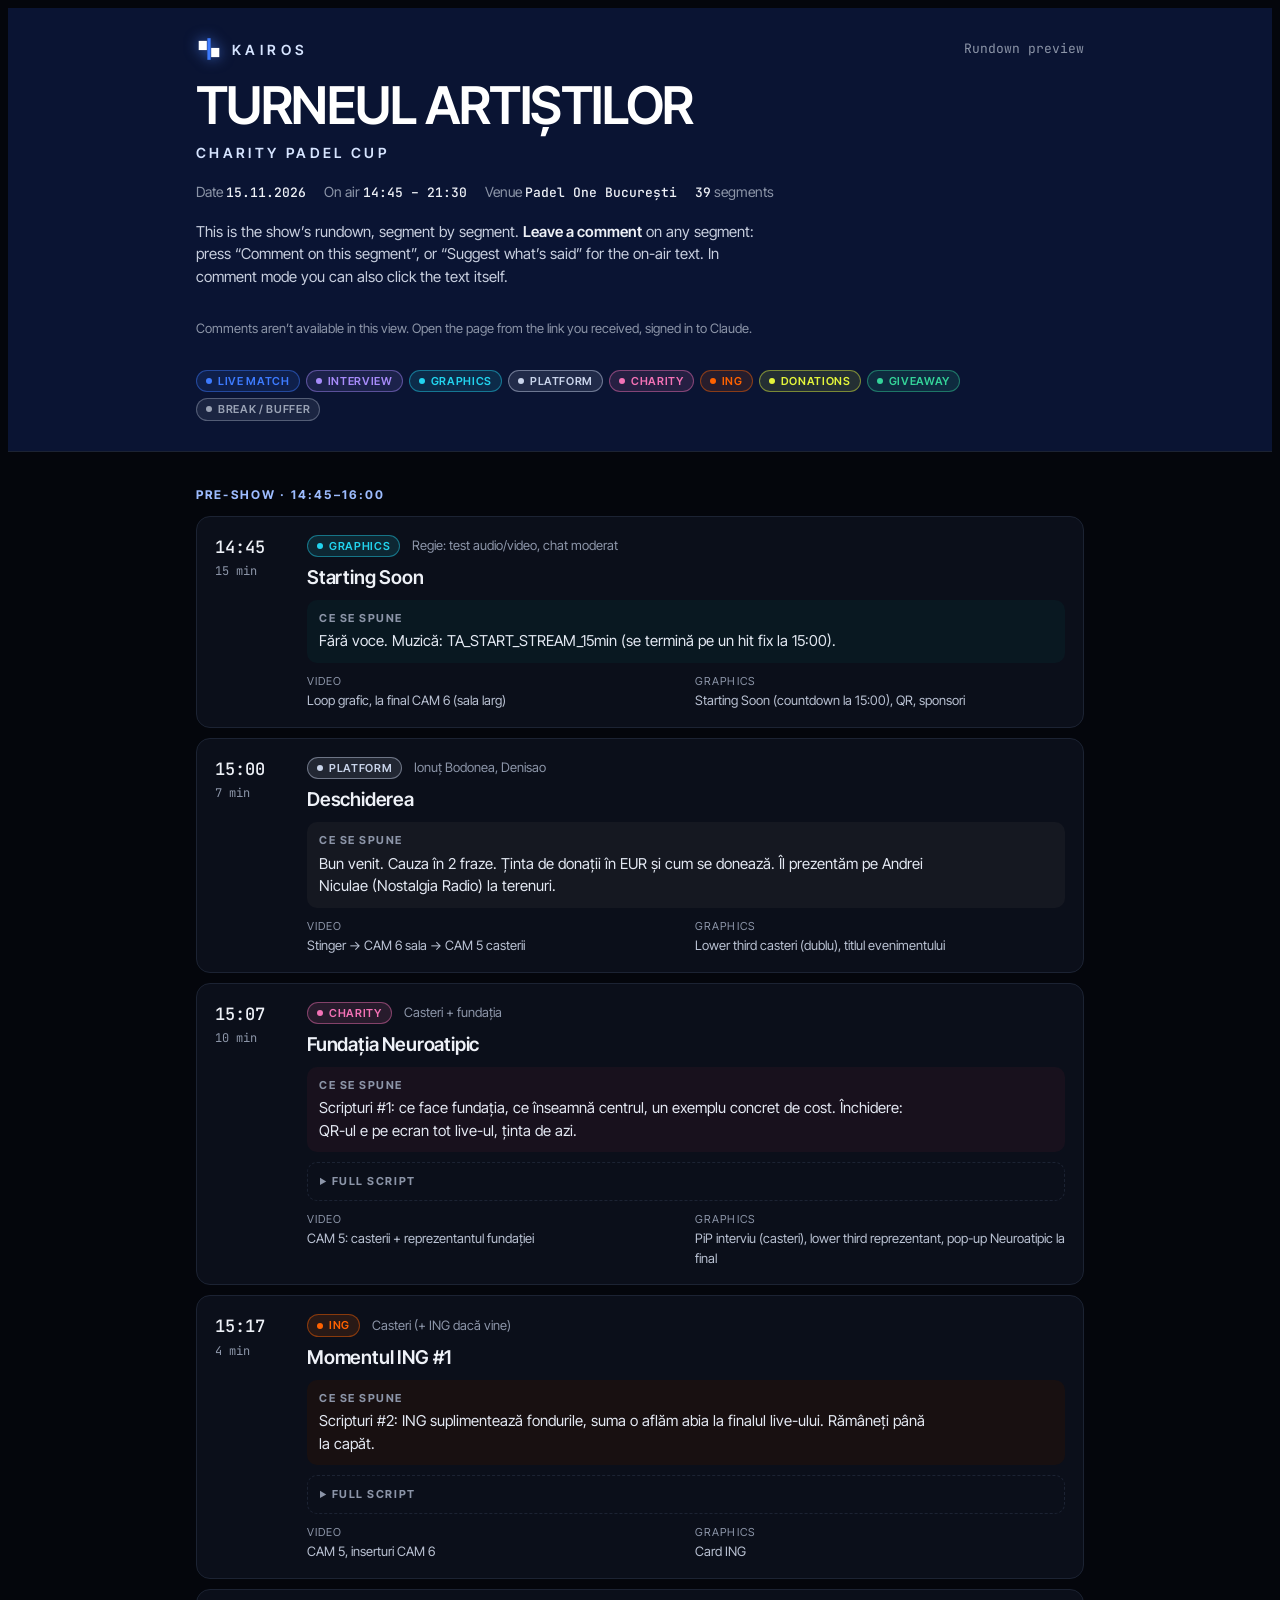
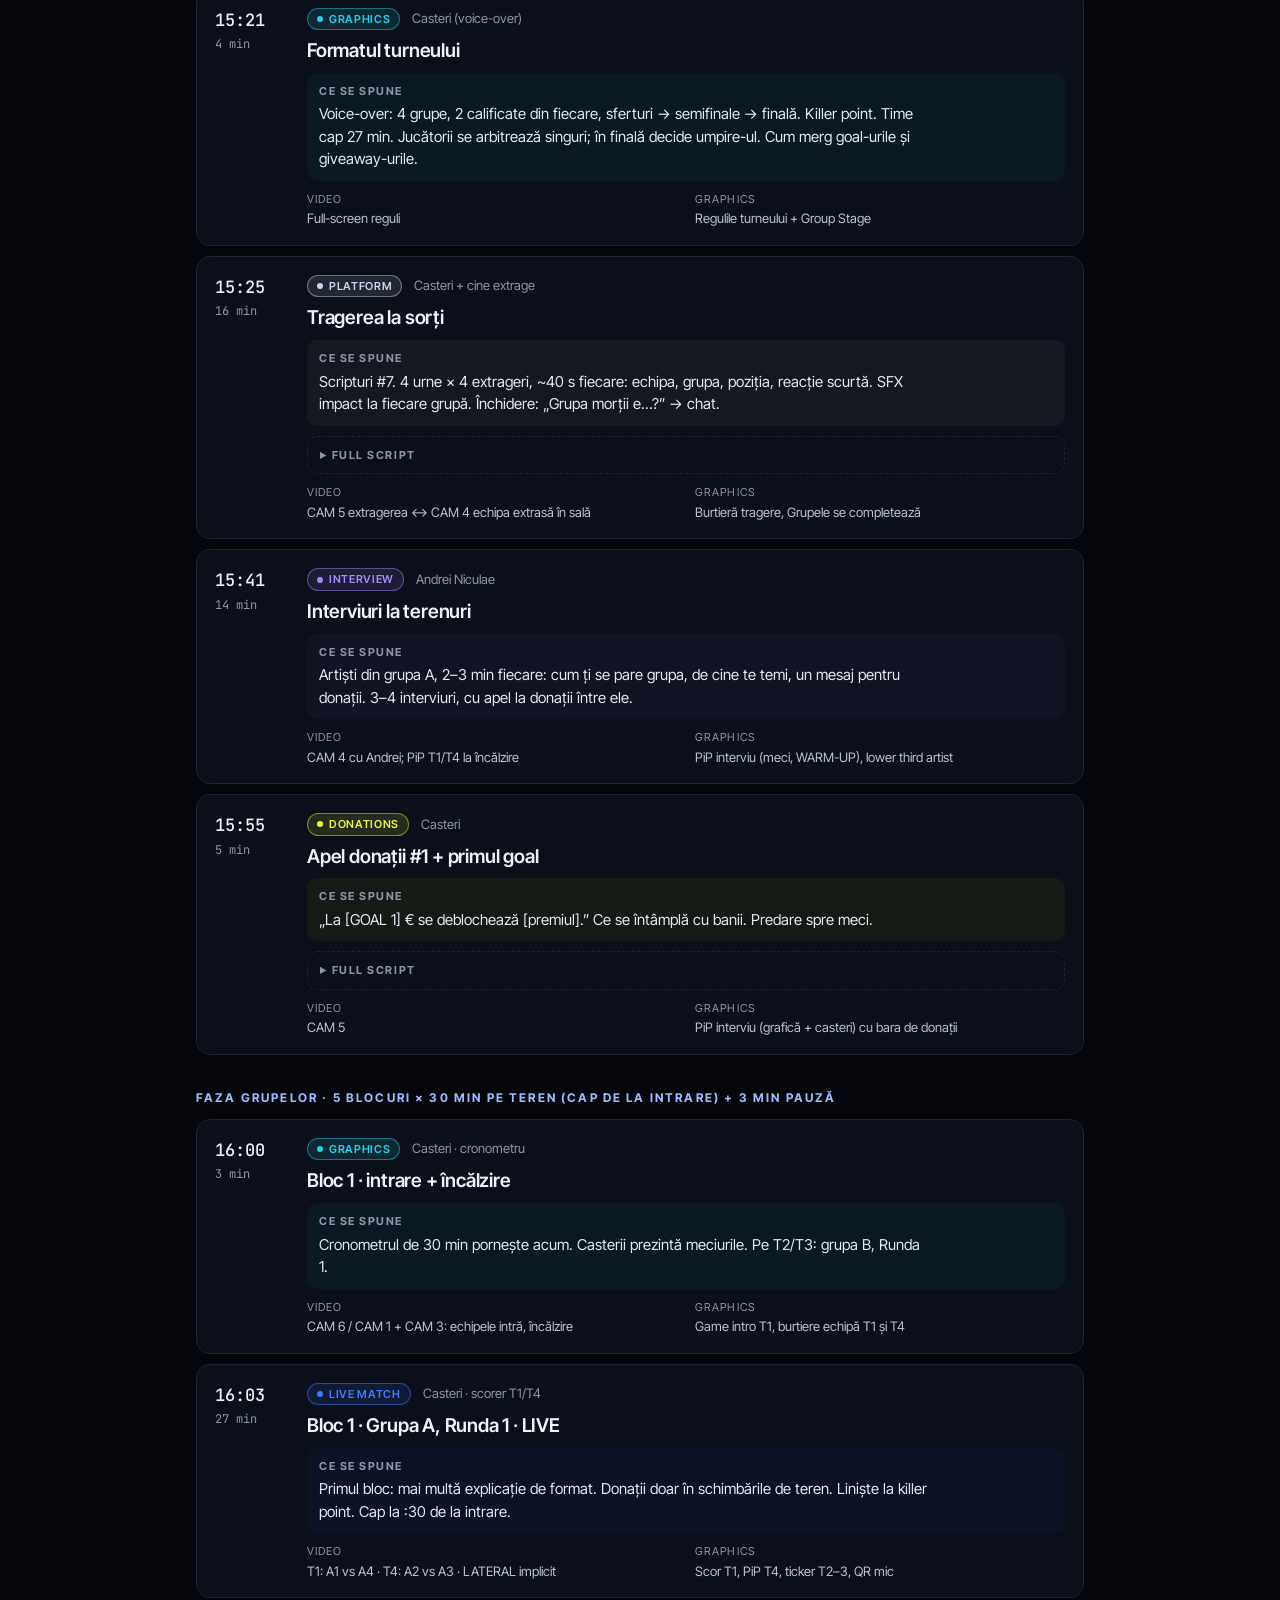
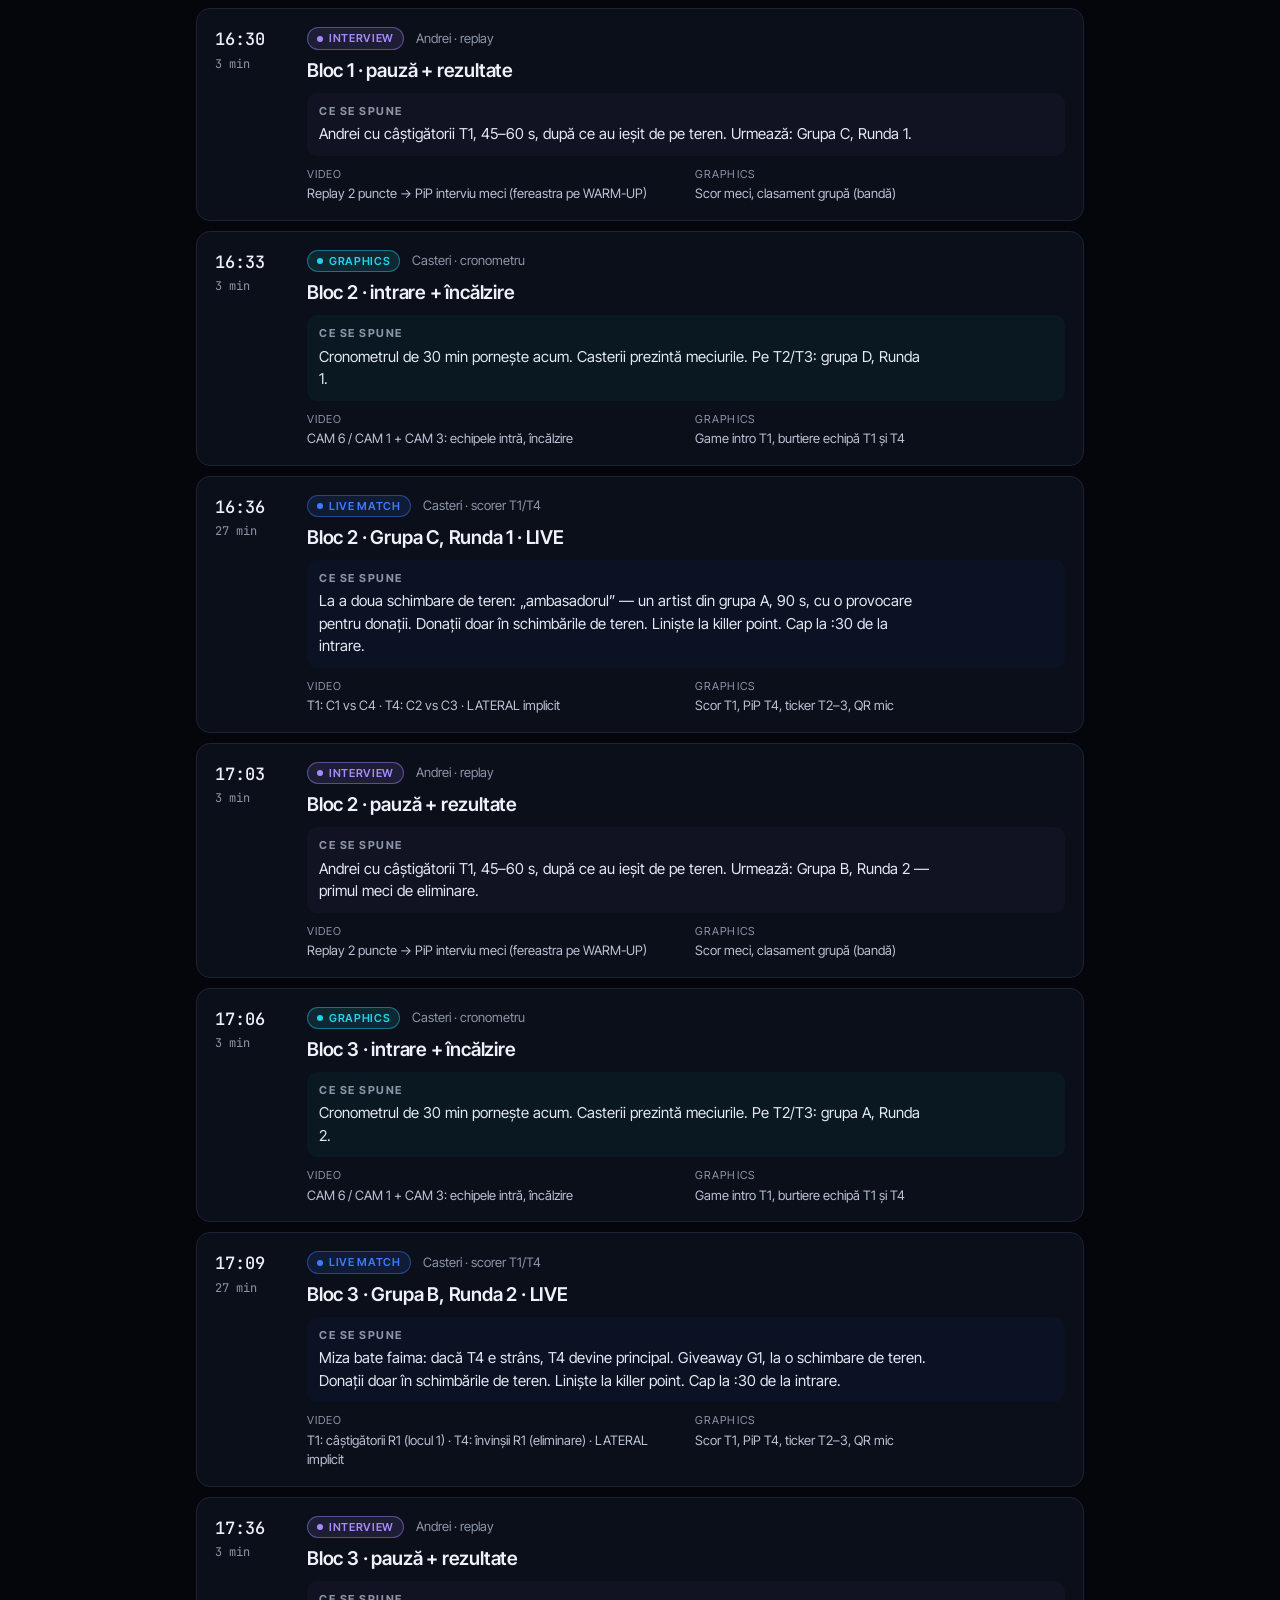
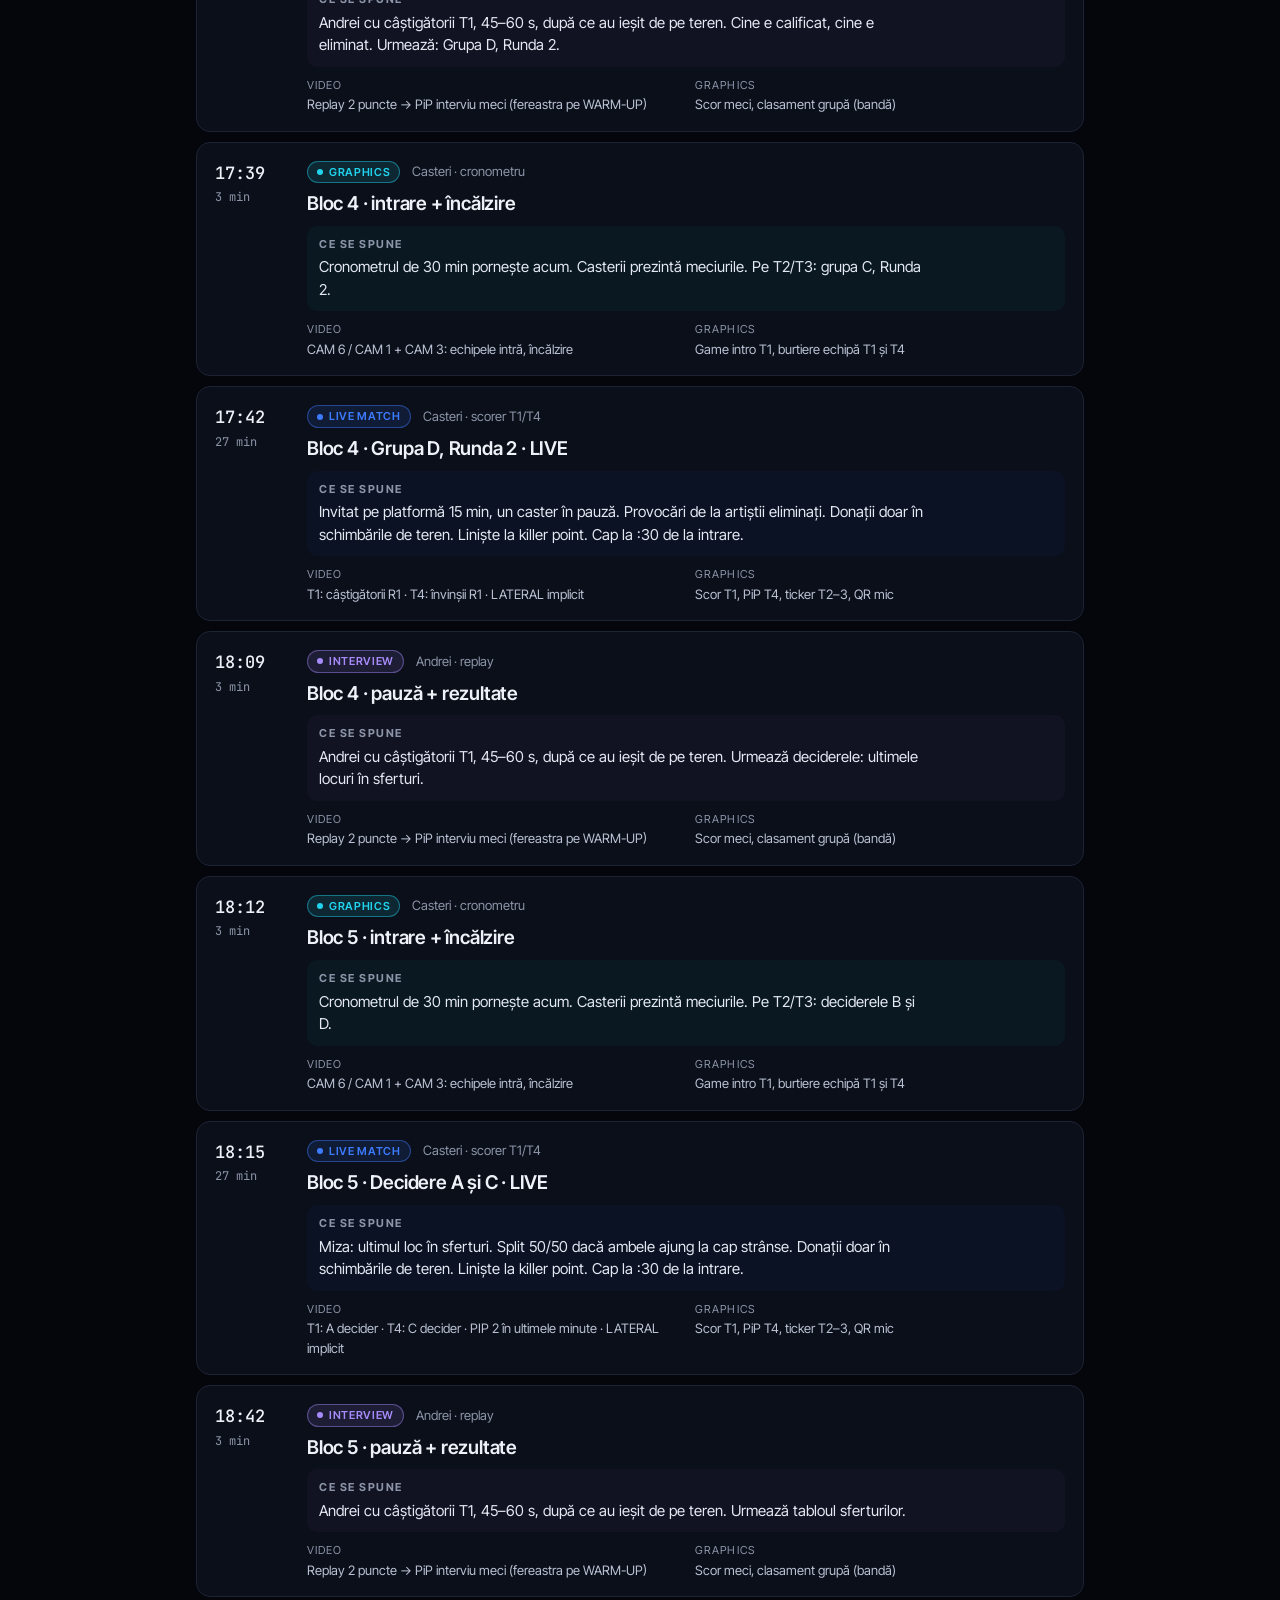
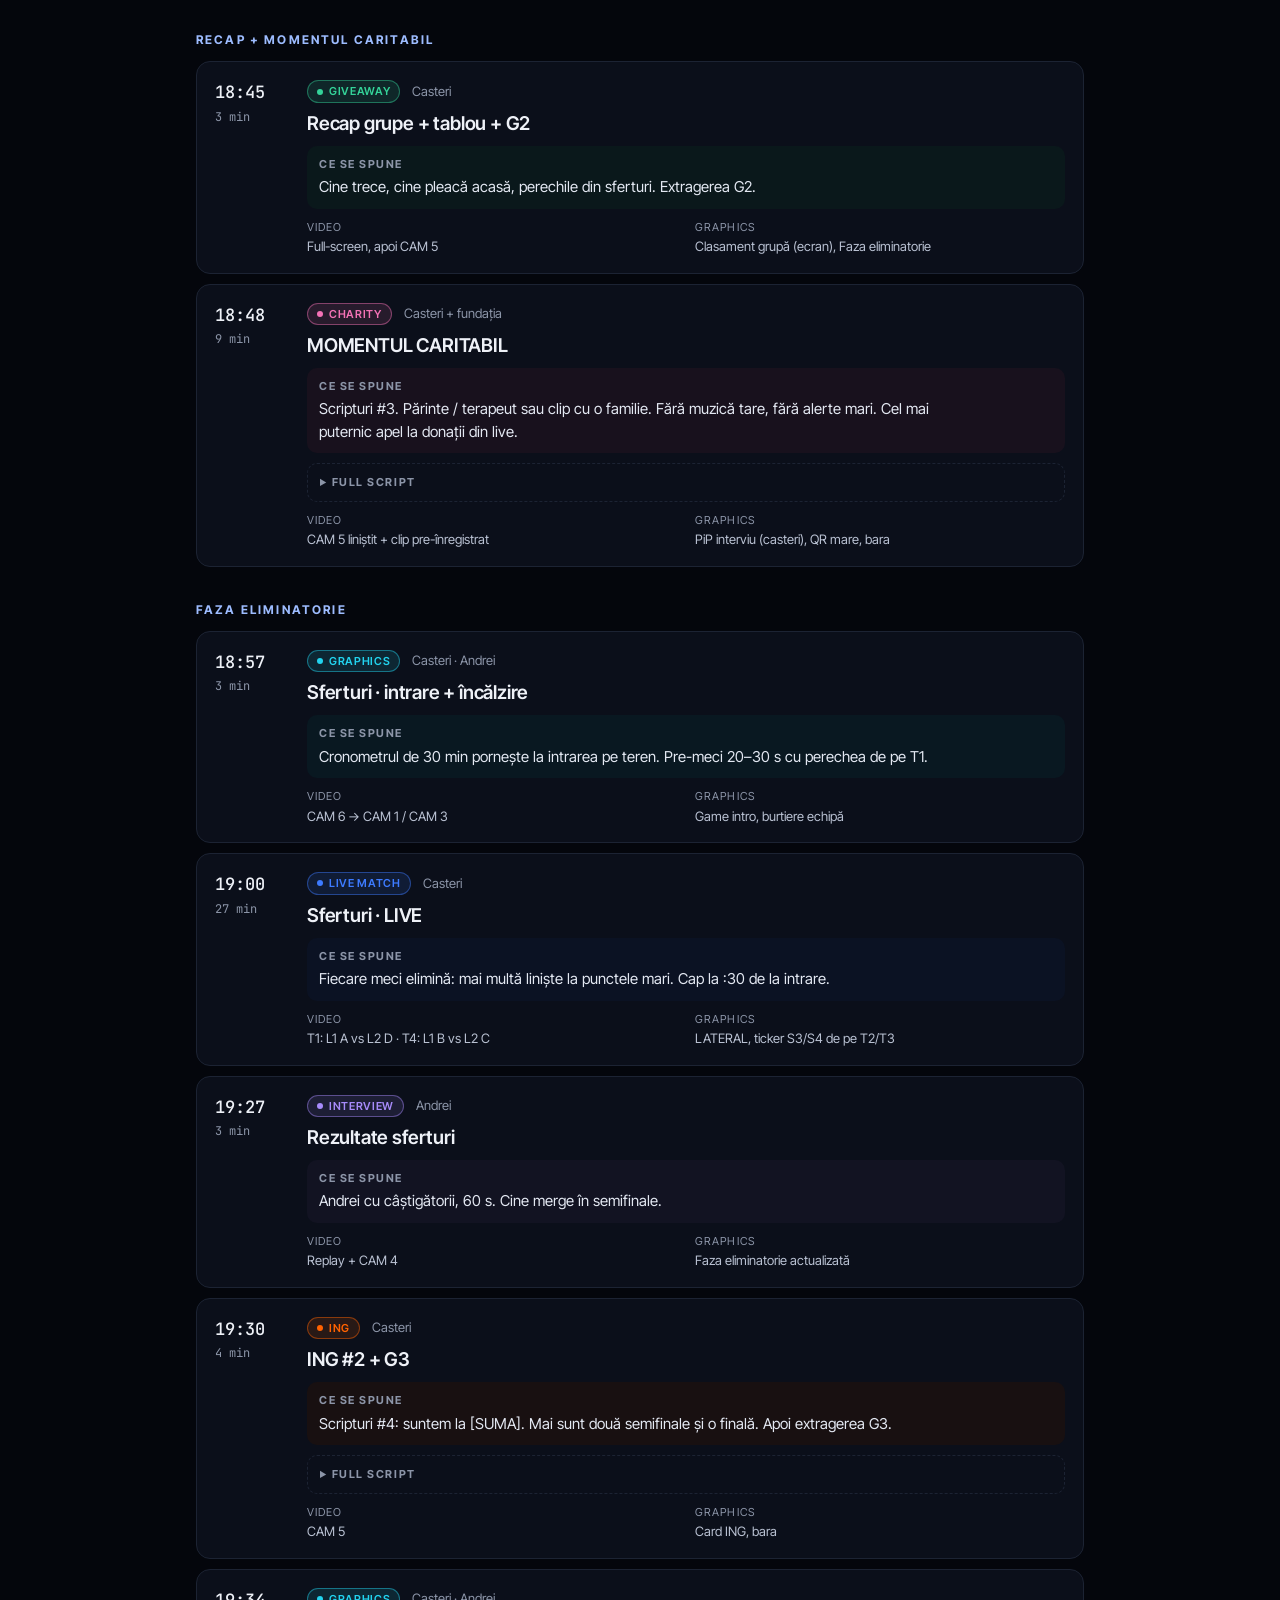
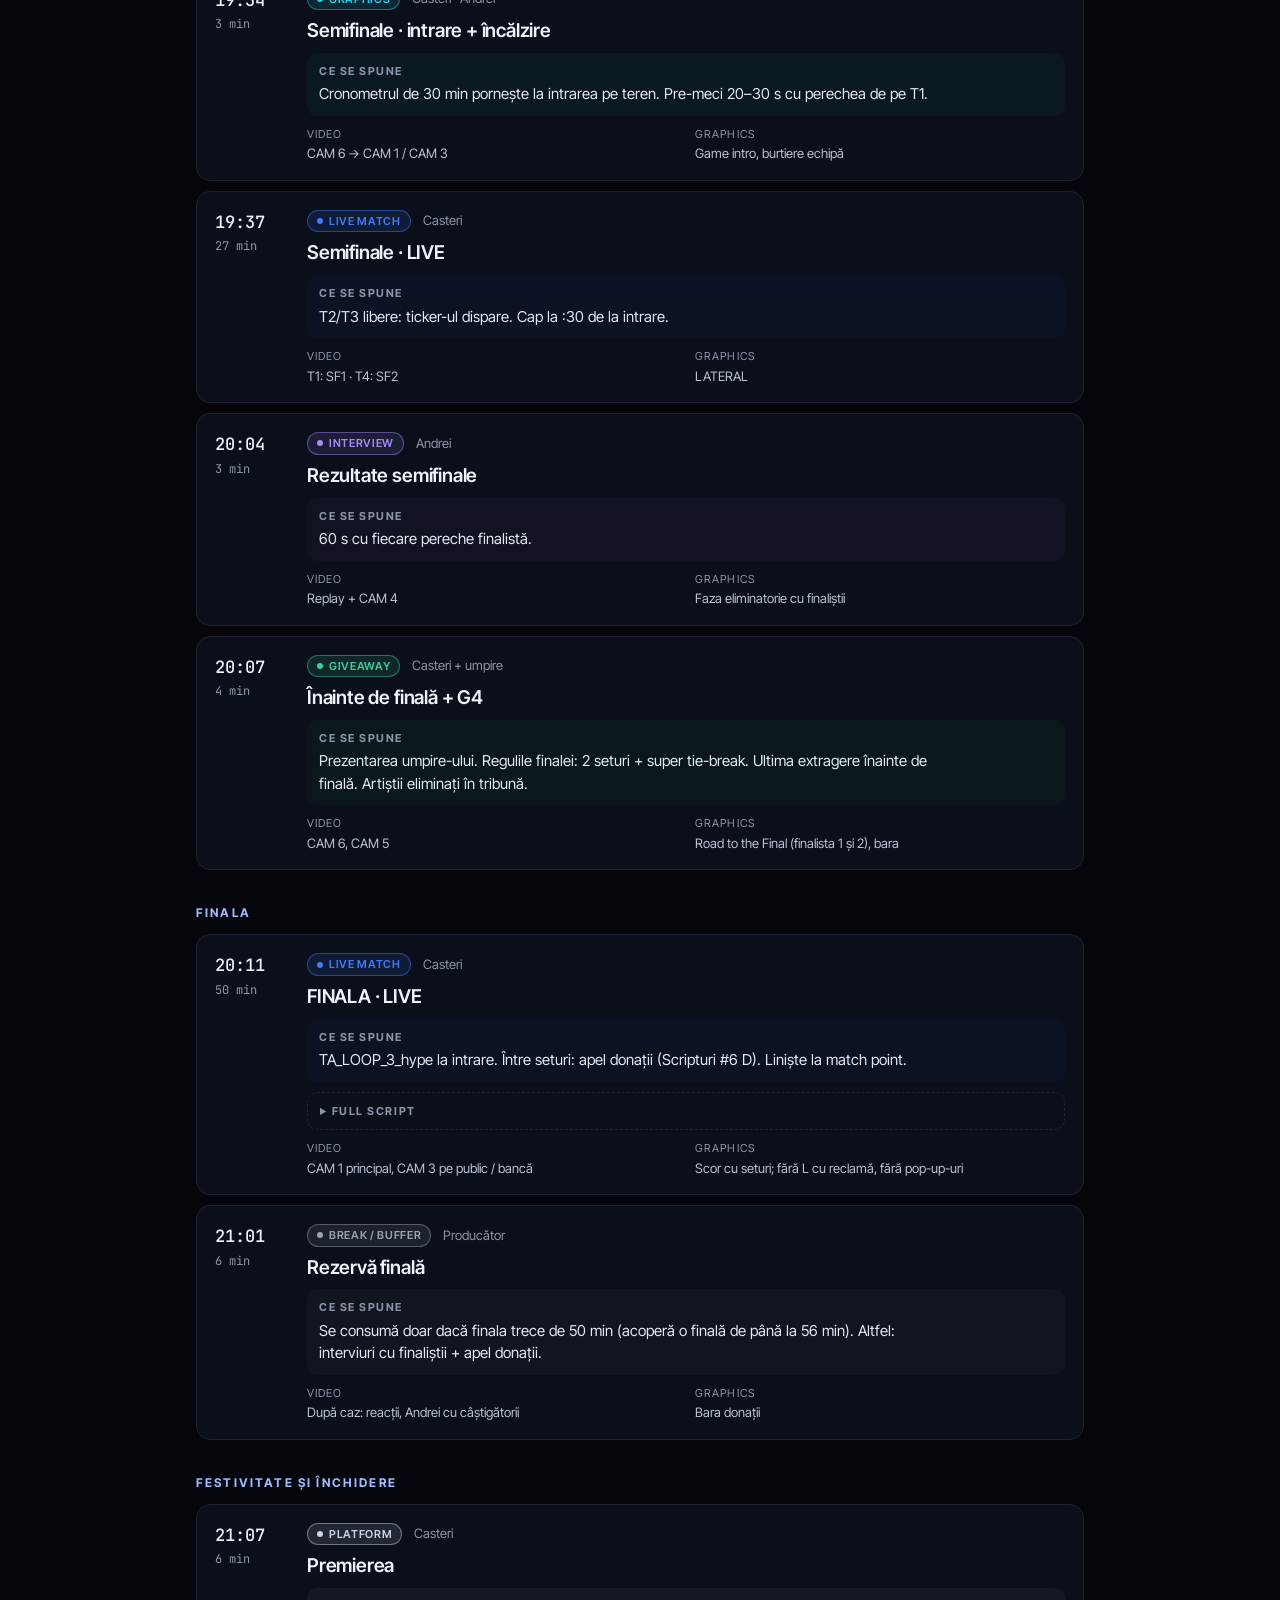
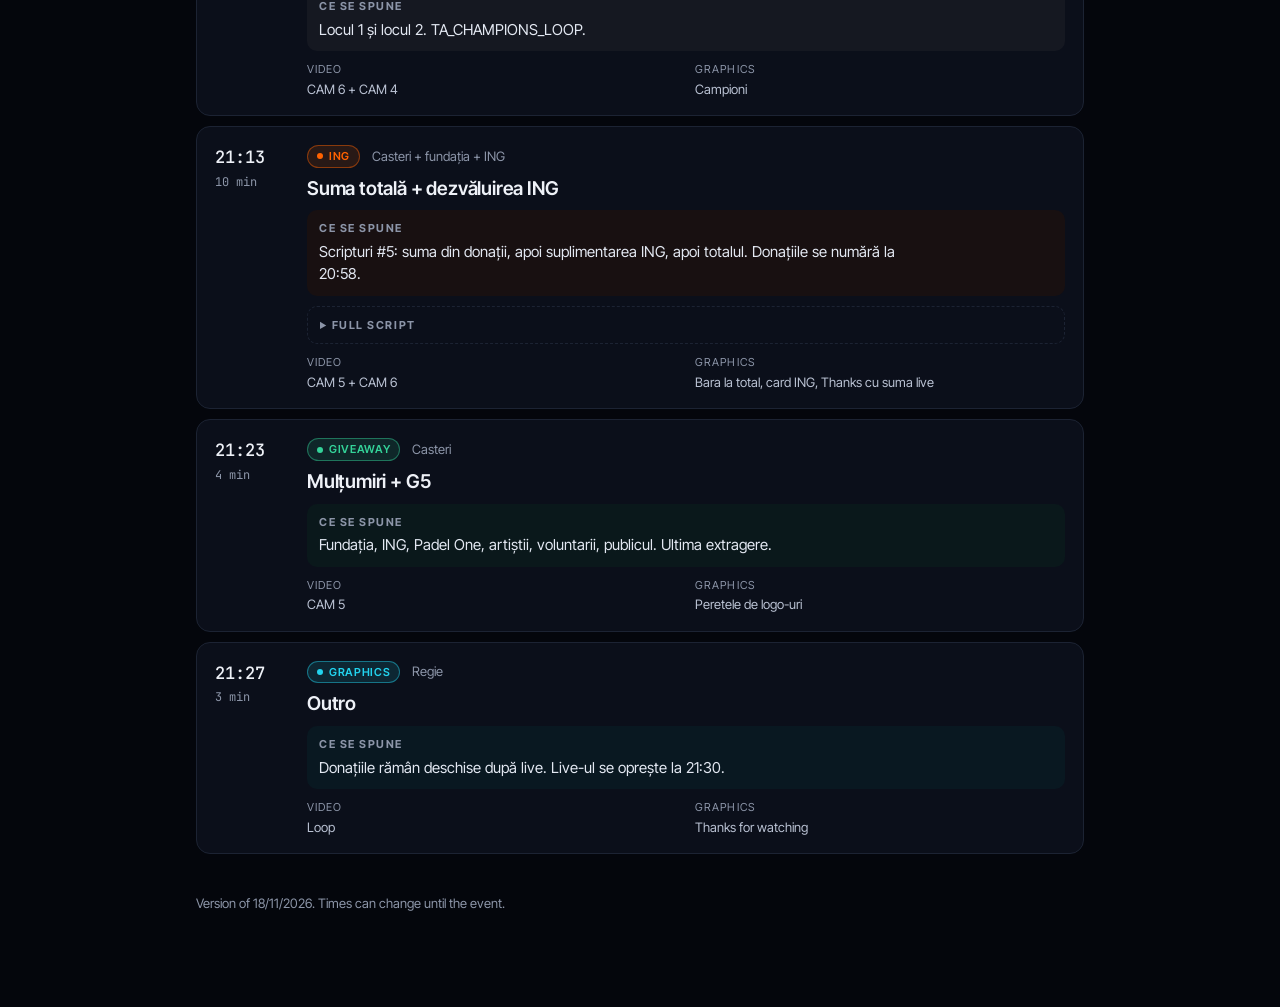
<file: preview.html>
<!doctype html>
<html lang="en">
<meta charset="utf-8">
<meta name="viewport" content="width=device-width, initial-scale=1, viewport-fit=cover">
<title>KAIROS Preview</title>
<meta name="claude:viewport-fit-sides" content="cover">
<link rel="preconnect" href="https://fonts.googleapis.com"><link rel="preconnect" href="https://fonts.gstatic.com" crossorigin>
<link rel="stylesheet" href="https://fonts.googleapis.com/css2?family=Inter+Tight:wght@400;500;600;700&family=JetBrains+Mono:wght@400;500&display=swap">
<style>
/* layout: o coloană de citit, ora în stânga ca pe un rundown tipărit; un singur look, întunecat, ca aplicația KAIROS */
:root {
  --bg: #04060c; --panel: #0b0f1a; --line: #1c2333; --fg: #eef1f7; --muted: #8c95a8; --blue: #4f86ff; --ice: #d6e4ff;
  --display: "Inter Tight", "Helvetica Neue", Arial, sans-serif; --mono: "JetBrains Mono", ui-monospace, Menlo, monospace;
  color-scheme: dark;
}
* { box-sizing: border-box; }
body { background: var(--bg); color: var(--fg); font-family: var(--display); font-size: 15px; line-height: 1.5; -webkit-font-smoothing: antialiased; }
.wrap { max-width: 920px; margin: 0 auto; padding-block: 0 72px; padding-left: max(16px, env(safe-area-inset-left, 0px)); padding-right: max(16px, env(safe-area-inset-right, 0px)); }
.top { position: relative; overflow: hidden; border-bottom: 1px solid var(--line); background: #0a1433; }
.top .wrap { padding-block: 28px 30px; display: grid; gap: 18px; }
.brand { display: flex; align-items: center; gap: 10px; }
.brand svg { width: 26px; height: 26px; filter: drop-shadow(0 0 7px rgba(79,134,255,.7)); }
.brand b { font-weight: 600; font-size: 14px; letter-spacing: .32em; color: var(--ice); }
.brand span { color: var(--muted); font-size: 13px; margin-left: auto; font-family: var(--mono); }
h1 { margin: 0; font-size: clamp(30px, 6vw, 52px); font-weight: 600; letter-spacing: -.03em; line-height: 1; text-transform: uppercase; text-wrap: balance;
  color: #fff; }
.sub { margin-top: -8px; font-size: 14px; font-weight: 600; letter-spacing: .24em; text-transform: uppercase; color: var(--ice); }
.facts { display: flex; flex-wrap: wrap; gap: 6px 18px; color: var(--muted); font-size: 14px; }
.facts b { color: var(--fg); font-weight: 500; font-family: var(--mono); font-size: 13px; }
.how { margin: 0; max-width: 62ch; color: #c7cede; font-size: 15px; }
.how strong { color: var(--fg); font-weight: 600; }
.legend { display: flex; flex-wrap: wrap; gap: 6px; }
.chip { display: inline-flex; align-items: center; gap: 6px; padding: 2px 9px; border-radius: 999px; font-size: 11px; font-weight: 600; letter-spacing: .06em; text-transform: uppercase;
  color: var(--c); border: 1px solid color-mix(in srgb, var(--c) 45%, transparent); background: color-mix(in srgb, var(--c) 12%, transparent); }
.chip::before { content: ""; width: 6px; height: 6px; border-radius: 50%; background: var(--c); }
section { margin-top: 34px; }
h2 { margin: 0 0 12px; font-size: 12px; font-weight: 700; letter-spacing: .18em; color: #9dbcff; text-transform: uppercase; }
.seg { display: grid; grid-template-columns: 76px minmax(0, 1fr); gap: 16px; padding: 18px 18px 16px; border: 1px solid var(--line);
  border-radius: 14px; background: var(--panel); margin-bottom: 10px; scroll-margin-top: 16px; }
.seg:target { box-shadow: 0 0 0 2px color-mix(in srgb, var(--c) 55%, transparent); }
.when { display: grid; align-content: start; gap: 2px; }
.time { font-family: var(--mono); font-size: 17px; font-weight: 500; font-variant-numeric: tabular-nums; }
.dur { font-family: var(--mono); font-size: 12px; color: var(--muted); }
.body { min-width: 0; display: grid; gap: 10px; }
.head { display: flex; flex-wrap: wrap; align-items: center; gap: 6px 12px; }
.who { font-size: 13px; color: var(--muted); }
h3 { margin: 0; font-size: 19px; font-weight: 600; letter-spacing: -.01em; line-height: 1.2; text-wrap: balance; }
.say { border-radius: 10px; padding: 10px 12px; background: color-mix(in srgb, var(--c) 7%, #070a12); }
.k, summary { font-size: 11px; font-weight: 700; letter-spacing: .14em; text-transform: uppercase; color: var(--muted); }
.say p, .script p { margin: 4px 0 0; max-width: 68ch; white-space: pre-wrap; color: #e3e8f2; }
.script { border-radius: 10px; padding: 10px 12px; border: 1px dashed var(--line); }
summary { cursor: pointer; }
.script[open] summary { margin-bottom: 4px; }
.prod { margin: 0; display: grid; grid-template-columns: repeat(auto-fit, minmax(220px, 1fr)); gap: 8px 18px; }
.prod div { min-width: 0; } dt { font-size: 11px; color: var(--muted); letter-spacing: .1em; text-transform: uppercase; }
dd { margin: 2px 0 0; font-size: 13px; color: #b9c1d2; }
.acts { display: flex; flex-wrap: wrap; gap: 8px; padding-top: 2px; }
.act { font: 600 13px/1 var(--display); color: #fff; background: color-mix(in srgb, var(--blue) 30%, transparent); border: 1px solid color-mix(in srgb, var(--blue) 65%, transparent);
  border-radius: 999px; padding: 8px 14px; cursor: pointer; }
.act.ghost { background: transparent; color: var(--ice); border-color: #2a3550; }
.act:hover { filter: brightness(1.2); } .act:focus-visible { outline: 2px solid var(--ice); outline-offset: 2px; }
.acts[hidden] { display: none !important; }
.note { font-size: 13px; color: var(--muted); }
.foot { margin-top: 40px; color: var(--muted); font-size: 13px; }
@media (max-width: 520px) { .seg { grid-template-columns: 1fr; gap: 8px; } .when { display: flex; gap: 10px; align-items: baseline; } }
</style>

<header class="top"><div class="wrap">
  <div class="brand"><svg viewBox="0 0 48 48" aria-hidden="true"><rect x="5" y="9" width="15" height="17" fill="#fff"/><rect x="28" y="22" width="15" height="17" fill="#fff"/><rect x="21" y="4" width="6" height="40" fill="#3D7BFF"/></svg><b>KAIROS</b><span>Rundown preview</span></div>
  <h1>Turneul Artiștilor</h1><div class="sub">Charity Padel Cup</div>
  <div class="facts"><span>Date <b>15.11.2026</b></span><span>On air <b>14:45 – 21:30</b></span><span>Venue <b>Padel One București</b></span><span><b>39</b> segments</span></div>
  <p class="how">This is the show’s rundown, segment by segment. <strong>Leave a comment</strong> on any segment: press “Comment on this segment”, or “Suggest what’s said” for the on-air text. In comment mode you can also click the text itself.</p>
  <p class="note" id="noComments" hidden>Comments aren’t available in this view. Open the page from the link you received, signed in to Claude.</p>
  <div class="legend"><span class="chip" style="--c:#3d7bff">Live match</span><span class="chip" style="--c:#a78bfa">Interview</span><span class="chip" style="--c:#22d3ee">Graphics</span><span class="chip" style="--c:#c9d4ea">Platform</span><span class="chip" style="--c:#f472b6">Charity</span><span class="chip" style="--c:#ff6200">ING</span><span class="chip" style="--c:#e4f53b">Donations</span><span class="chip" style="--c:#34d399">Giveaway</span><span class="chip" style="--c:#9aa3b5">Break / buffer</span></div>
</div></header>

<main class="wrap">
<section><h2>PRE-SHOW · 14:45–16:00</h2><article class="seg" id="s1" data-comment-target style="--c:#22d3ee">
    <div class="when"><span class="time">14:45</span><span class="dur">15 min</span></div>
    <div class="body">
      <div class="head"><span class="chip">Graphics</span><span class="who">Regie: test audio/video, chat moderat</span></div>
      <h3>Starting Soon</h3>
      <div class="say" data-comment-target><div class="k">Ce se spune</div><p>Fără voce. Muzică: TA_START_STREAM_15min (se termină pe un hit fix la 15:00).</p></div>
      
      <dl class="prod">
        <div><dt>Video</dt><dd>Loop grafic, la final CAM 6 (sala larg)</dd></div>
        <div><dt>Graphics</dt><dd>Starting Soon (countdown la 15:00), QR, sponsori</dd></div>
      </dl>
      <div class="acts" data-uncommentable>
        <button type="button" class="act" data-target="s1" data-kind="seg">Comment on this segment</button>
        <button type="button" class="act ghost" data-target="s1" data-kind="say">Suggest what’s said</button>
      </div>
    </div>
  </article><article class="seg" id="s2" data-comment-target style="--c:#c9d4ea">
    <div class="when"><span class="time">15:00</span><span class="dur">7 min</span></div>
    <div class="body">
      <div class="head"><span class="chip">Platform</span><span class="who">Ionuț Bodonea, Denisao</span></div>
      <h3>Deschiderea</h3>
      <div class="say" data-comment-target><div class="k">Ce se spune</div><p>Bun venit. Cauza în 2 fraze. Ținta de donații în EUR și cum se donează. Îl prezentăm pe Andrei Niculae (Nostalgia Radio) la terenuri.</p></div>
      
      <dl class="prod">
        <div><dt>Video</dt><dd>Stinger → CAM 6 sala → CAM 5 casterii</dd></div>
        <div><dt>Graphics</dt><dd>Lower third casteri (dublu), titlul evenimentului</dd></div>
      </dl>
      <div class="acts" data-uncommentable>
        <button type="button" class="act" data-target="s2" data-kind="seg">Comment on this segment</button>
        <button type="button" class="act ghost" data-target="s2" data-kind="say">Suggest what’s said</button>
      </div>
    </div>
  </article><article class="seg" id="s3" data-comment-target style="--c:#f472b6">
    <div class="when"><span class="time">15:07</span><span class="dur">10 min</span></div>
    <div class="body">
      <div class="head"><span class="chip">Charity</span><span class="who">Casteri + fundația</span></div>
      <h3>Fundația Neuroatipic</h3>
      <div class="say" data-comment-target><div class="k">Ce se spune</div><p>Scripturi #1: ce face fundația, ce înseamnă centrul, un exemplu concret de cost. Închidere: QR-ul e pe ecran tot live-ul, ținta de azi.</p></div>
      <details class="script" data-comment-target><summary>Full script</summary><p>Turneul Artiștilor nu e despre cine ridică trofeul diseară. E despre un loc care încă nu există: centrul pe care Fundația Neuroatipic îl construiește pentru copiii din spectrul autist.

Lângă mine e [NUME], [ROL] la fundație. [NUME], ce va însemna centrul ăsta pentru un copil și pentru familia lui?

→ Ce lipsește azi pentru familii?
→ Ce se va face concret în centru?
→ Cât costă [o lună de terapie / o sală echipată]?

Codul QR e pe ecran tot live-ul. Fiecare donație ajunge direct la centru. Ținta noastră pentru azi: [ȚINTA] €.</p></details>
      <dl class="prod">
        <div><dt>Video</dt><dd>CAM 5: casterii + reprezentantul fundației</dd></div>
        <div><dt>Graphics</dt><dd>PiP interviu (casteri), lower third reprezentant, pop-up Neuroatipic la final</dd></div>
      </dl>
      <div class="acts" data-uncommentable>
        <button type="button" class="act" data-target="s3" data-kind="seg">Comment on this segment</button>
        <button type="button" class="act ghost" data-target="s3" data-kind="say">Suggest what’s said</button>
      </div>
    </div>
  </article><article class="seg" id="s4" data-comment-target style="--c:#ff6200">
    <div class="when"><span class="time">15:17</span><span class="dur">4 min</span></div>
    <div class="body">
      <div class="head"><span class="chip">ING</span><span class="who">Casteri (+ ING dacă vine)</span></div>
      <h3>Momentul ING #1</h3>
      <div class="say" data-comment-target><div class="k">Ce se spune</div><p>Scripturi #2: ING suplimentează fondurile, suma o aflăm abia la finalul live-ului. Rămâneți până la capăt.</p></div>
      <details class="script" data-comment-target><summary>Full script</summary><p>Astăzi, ING Bank e alături de Turneul Artiștilor și de copiii Fundației Neuroatipic.

Pe lângă tot ce strângem noi pe stream, ING suplimentează fondurile pentru centru, cu o sumă pe care o aflăm abia la finalul acestui live.

Așa că rămâneți cu noi până la capăt, să aflăm împreună despre ce sumă e vorba!</p></details>
      <dl class="prod">
        <div><dt>Video</dt><dd>CAM 5, inserturi CAM 6</dd></div>
        <div><dt>Graphics</dt><dd>Card ING</dd></div>
      </dl>
      <div class="acts" data-uncommentable>
        <button type="button" class="act" data-target="s4" data-kind="seg">Comment on this segment</button>
        <button type="button" class="act ghost" data-target="s4" data-kind="say">Suggest what’s said</button>
      </div>
    </div>
  </article><article class="seg" id="s5" data-comment-target style="--c:#22d3ee">
    <div class="when"><span class="time">15:21</span><span class="dur">4 min</span></div>
    <div class="body">
      <div class="head"><span class="chip">Graphics</span><span class="who">Casteri (voice-over)</span></div>
      <h3>Formatul turneului</h3>
      <div class="say" data-comment-target><div class="k">Ce se spune</div><p>Voice-over: 4 grupe, 2 calificate din fiecare, sferturi → semifinale → finală. Killer point. Time cap 27 min. Jucătorii se arbitrează singuri; în finală decide umpire-ul. Cum merg goal-urile și giveaway-urile.</p></div>
      
      <dl class="prod">
        <div><dt>Video</dt><dd>Full-screen reguli</dd></div>
        <div><dt>Graphics</dt><dd>Regulile turneului + Group Stage</dd></div>
      </dl>
      <div class="acts" data-uncommentable>
        <button type="button" class="act" data-target="s5" data-kind="seg">Comment on this segment</button>
        <button type="button" class="act ghost" data-target="s5" data-kind="say">Suggest what’s said</button>
      </div>
    </div>
  </article><article class="seg" id="s6" data-comment-target style="--c:#c9d4ea">
    <div class="when"><span class="time">15:25</span><span class="dur">16 min</span></div>
    <div class="body">
      <div class="head"><span class="chip">Platform</span><span class="who">Casteri + cine extrage</span></div>
      <h3>Tragerea la sorți</h3>
      <div class="say" data-comment-target><div class="k">Ce se spune</div><p>Scripturi #7. 4 urne × 4 extrageri, ~40 s fiecare: echipa, grupa, poziția, reacție scurtă. SFX impact la fiecare grupă. Închidere: „Grupa morții e…?” → chat.</p></div>
      <details class="script" data-comment-target><summary>Full script</summary><p>Echipele sunt formate. Acum aflăm cine cu cine se bate.

Avem patru urne: în urna 1 sunt cele mai puternice patru echipe, în urna 4 cele mai noi în padel. Fiecare grupă primește câte o echipă din fiecare urnă, deci grupele ies echilibrate. Extrage [CINE EXTRAGE].

La fiecare bilet:
„Din urna [N]… [JUCĂTOR 1] și [JUCĂTOR 2]! Merg în GRUPA [X], pe poziția [N].”

Închidere:
„Grupa morții, după voi, e…?” → chat, apoi Grupele.</p></details>
      <dl class="prod">
        <div><dt>Video</dt><dd>CAM 5 extragerea ↔ CAM 4 echipa extrasă în sală</dd></div>
        <div><dt>Graphics</dt><dd>Burtieră tragere, Grupele se completează</dd></div>
      </dl>
      <div class="acts" data-uncommentable>
        <button type="button" class="act" data-target="s6" data-kind="seg">Comment on this segment</button>
        <button type="button" class="act ghost" data-target="s6" data-kind="say">Suggest what’s said</button>
      </div>
    </div>
  </article><article class="seg" id="s7" data-comment-target style="--c:#a78bfa">
    <div class="when"><span class="time">15:41</span><span class="dur">14 min</span></div>
    <div class="body">
      <div class="head"><span class="chip">Interview</span><span class="who">Andrei Niculae</span></div>
      <h3>Interviuri la terenuri</h3>
      <div class="say" data-comment-target><div class="k">Ce se spune</div><p>Artiști din grupa A, 2–3 min fiecare: cum ți se pare grupa, de cine te temi, un mesaj pentru donații. 3–4 interviuri, cu apel la donații între ele.</p></div>
      
      <dl class="prod">
        <div><dt>Video</dt><dd>CAM 4 cu Andrei; PiP T1/T4 la încălzire</dd></div>
        <div><dt>Graphics</dt><dd>PiP interviu (meci, WARM-UP), lower third artist</dd></div>
      </dl>
      <div class="acts" data-uncommentable>
        <button type="button" class="act" data-target="s7" data-kind="seg">Comment on this segment</button>
        <button type="button" class="act ghost" data-target="s7" data-kind="say">Suggest what’s said</button>
      </div>
    </div>
  </article><article class="seg" id="s8" data-comment-target style="--c:#e4f53b">
    <div class="when"><span class="time">15:55</span><span class="dur">5 min</span></div>
    <div class="body">
      <div class="head"><span class="chip">Donations</span><span class="who">Casteri</span></div>
      <h3>Apel donații #1 + primul goal</h3>
      <div class="say" data-comment-target><div class="k">Ce se spune</div><p>„La [GOAL 1] € se deblochează [premiul].” Ce se întâmplă cu banii. Predare spre meci.</p></div>
      <details class="script" data-comment-target><summary>Full script</summary><p>Codul QR e pe ecran. Scanezi, donezi, durează 30 de secunde.

Primul goal: la [GOAL 1] € se deblochează [PREMIUL].

Suntem la [SUMA] din [ȚINTA] €. Mai lipsesc [DIFERENȚA] €.

Chiar dacă nu poți dona, poți ajuta: distribuie live-ul și spune-le prietenilor despre cauza noastră. Orice gest contează, chiar și un simplu share!</p></details>
      <dl class="prod">
        <div><dt>Video</dt><dd>CAM 5</dd></div>
        <div><dt>Graphics</dt><dd>PiP interviu (grafică + casteri) cu bara de donații</dd></div>
      </dl>
      <div class="acts" data-uncommentable>
        <button type="button" class="act" data-target="s8" data-kind="seg">Comment on this segment</button>
        <button type="button" class="act ghost" data-target="s8" data-kind="say">Suggest what’s said</button>
      </div>
    </div>
  </article></section>
<section><h2>FAZA GRUPELOR · 5 blocuri × 30 min pe teren (cap de la intrare) + 3 min pauză</h2><article class="seg" id="s9" data-comment-target style="--c:#22d3ee">
    <div class="when"><span class="time">16:00</span><span class="dur">3 min</span></div>
    <div class="body">
      <div class="head"><span class="chip">Graphics</span><span class="who">Casteri · cronometru</span></div>
      <h3>Bloc 1 · intrare + încălzire</h3>
      <div class="say" data-comment-target><div class="k">Ce se spune</div><p>Cronometrul de 30 min pornește acum. Casterii prezintă meciurile. Pe T2/T3: grupa B, Runda 1.</p></div>
      
      <dl class="prod">
        <div><dt>Video</dt><dd>CAM 6 / CAM 1 + CAM 3: echipele intră, încălzire</dd></div>
        <div><dt>Graphics</dt><dd>Game intro T1, burtiere echipă T1 și T4</dd></div>
      </dl>
      <div class="acts" data-uncommentable>
        <button type="button" class="act" data-target="s9" data-kind="seg">Comment on this segment</button>
        <button type="button" class="act ghost" data-target="s9" data-kind="say">Suggest what’s said</button>
      </div>
    </div>
  </article><article class="seg" id="s10" data-comment-target style="--c:#3d7bff">
    <div class="when"><span class="time">16:03</span><span class="dur">27 min</span></div>
    <div class="body">
      <div class="head"><span class="chip">Live match</span><span class="who">Casteri · scorer T1/T4</span></div>
      <h3>Bloc 1 · Grupa A, Runda 1 · LIVE</h3>
      <div class="say" data-comment-target><div class="k">Ce se spune</div><p>Primul bloc: mai multă explicație de format. Donații doar în schimbările de teren. Liniște la killer point. Cap la :30 de la intrare.</p></div>
      
      <dl class="prod">
        <div><dt>Video</dt><dd>T1: A1 vs A4 · T4: A2 vs A3 · LATERAL implicit</dd></div>
        <div><dt>Graphics</dt><dd>Scor T1, PiP T4, ticker T2–3, QR mic</dd></div>
      </dl>
      <div class="acts" data-uncommentable>
        <button type="button" class="act" data-target="s10" data-kind="seg">Comment on this segment</button>
        <button type="button" class="act ghost" data-target="s10" data-kind="say">Suggest what’s said</button>
      </div>
    </div>
  </article><article class="seg" id="s11" data-comment-target style="--c:#a78bfa">
    <div class="when"><span class="time">16:30</span><span class="dur">3 min</span></div>
    <div class="body">
      <div class="head"><span class="chip">Interview</span><span class="who">Andrei · replay</span></div>
      <h3>Bloc 1 · pauză + rezultate</h3>
      <div class="say" data-comment-target><div class="k">Ce se spune</div><p>Andrei cu câștigătorii T1, 45–60 s, după ce au ieșit de pe teren. Urmează: Grupa C, Runda 1.</p></div>
      
      <dl class="prod">
        <div><dt>Video</dt><dd>Replay 2 puncte → PiP interviu meci (fereastra pe WARM-UP)</dd></div>
        <div><dt>Graphics</dt><dd>Scor meci, clasament grupă (bandă)</dd></div>
      </dl>
      <div class="acts" data-uncommentable>
        <button type="button" class="act" data-target="s11" data-kind="seg">Comment on this segment</button>
        <button type="button" class="act ghost" data-target="s11" data-kind="say">Suggest what’s said</button>
      </div>
    </div>
  </article><article class="seg" id="s12" data-comment-target style="--c:#22d3ee">
    <div class="when"><span class="time">16:33</span><span class="dur">3 min</span></div>
    <div class="body">
      <div class="head"><span class="chip">Graphics</span><span class="who">Casteri · cronometru</span></div>
      <h3>Bloc 2 · intrare + încălzire</h3>
      <div class="say" data-comment-target><div class="k">Ce se spune</div><p>Cronometrul de 30 min pornește acum. Casterii prezintă meciurile. Pe T2/T3: grupa D, Runda 1.</p></div>
      
      <dl class="prod">
        <div><dt>Video</dt><dd>CAM 6 / CAM 1 + CAM 3: echipele intră, încălzire</dd></div>
        <div><dt>Graphics</dt><dd>Game intro T1, burtiere echipă T1 și T4</dd></div>
      </dl>
      <div class="acts" data-uncommentable>
        <button type="button" class="act" data-target="s12" data-kind="seg">Comment on this segment</button>
        <button type="button" class="act ghost" data-target="s12" data-kind="say">Suggest what’s said</button>
      </div>
    </div>
  </article><article class="seg" id="s13" data-comment-target style="--c:#3d7bff">
    <div class="when"><span class="time">16:36</span><span class="dur">27 min</span></div>
    <div class="body">
      <div class="head"><span class="chip">Live match</span><span class="who">Casteri · scorer T1/T4</span></div>
      <h3>Bloc 2 · Grupa C, Runda 1 · LIVE</h3>
      <div class="say" data-comment-target><div class="k">Ce se spune</div><p>La a doua schimbare de teren: „ambasadorul” — un artist din grupa A, 90 s, cu o provocare pentru donații. Donații doar în schimbările de teren. Liniște la killer point. Cap la :30 de la intrare.</p></div>
      
      <dl class="prod">
        <div><dt>Video</dt><dd>T1: C1 vs C4 · T4: C2 vs C3 · LATERAL implicit</dd></div>
        <div><dt>Graphics</dt><dd>Scor T1, PiP T4, ticker T2–3, QR mic</dd></div>
      </dl>
      <div class="acts" data-uncommentable>
        <button type="button" class="act" data-target="s13" data-kind="seg">Comment on this segment</button>
        <button type="button" class="act ghost" data-target="s13" data-kind="say">Suggest what’s said</button>
      </div>
    </div>
  </article><article class="seg" id="s14" data-comment-target style="--c:#a78bfa">
    <div class="when"><span class="time">17:03</span><span class="dur">3 min</span></div>
    <div class="body">
      <div class="head"><span class="chip">Interview</span><span class="who">Andrei · replay</span></div>
      <h3>Bloc 2 · pauză + rezultate</h3>
      <div class="say" data-comment-target><div class="k">Ce se spune</div><p>Andrei cu câștigătorii T1, 45–60 s, după ce au ieșit de pe teren. Urmează: Grupa B, Runda 2 — primul meci de eliminare.</p></div>
      
      <dl class="prod">
        <div><dt>Video</dt><dd>Replay 2 puncte → PiP interviu meci (fereastra pe WARM-UP)</dd></div>
        <div><dt>Graphics</dt><dd>Scor meci, clasament grupă (bandă)</dd></div>
      </dl>
      <div class="acts" data-uncommentable>
        <button type="button" class="act" data-target="s14" data-kind="seg">Comment on this segment</button>
        <button type="button" class="act ghost" data-target="s14" data-kind="say">Suggest what’s said</button>
      </div>
    </div>
  </article><article class="seg" id="s15" data-comment-target style="--c:#22d3ee">
    <div class="when"><span class="time">17:06</span><span class="dur">3 min</span></div>
    <div class="body">
      <div class="head"><span class="chip">Graphics</span><span class="who">Casteri · cronometru</span></div>
      <h3>Bloc 3 · intrare + încălzire</h3>
      <div class="say" data-comment-target><div class="k">Ce se spune</div><p>Cronometrul de 30 min pornește acum. Casterii prezintă meciurile. Pe T2/T3: grupa A, Runda 2.</p></div>
      
      <dl class="prod">
        <div><dt>Video</dt><dd>CAM 6 / CAM 1 + CAM 3: echipele intră, încălzire</dd></div>
        <div><dt>Graphics</dt><dd>Game intro T1, burtiere echipă T1 și T4</dd></div>
      </dl>
      <div class="acts" data-uncommentable>
        <button type="button" class="act" data-target="s15" data-kind="seg">Comment on this segment</button>
        <button type="button" class="act ghost" data-target="s15" data-kind="say">Suggest what’s said</button>
      </div>
    </div>
  </article><article class="seg" id="s16" data-comment-target style="--c:#3d7bff">
    <div class="when"><span class="time">17:09</span><span class="dur">27 min</span></div>
    <div class="body">
      <div class="head"><span class="chip">Live match</span><span class="who">Casteri · scorer T1/T4</span></div>
      <h3>Bloc 3 · Grupa B, Runda 2 · LIVE</h3>
      <div class="say" data-comment-target><div class="k">Ce se spune</div><p>Miza bate faima: dacă T4 e strâns, T4 devine principal. Giveaway G1, la o schimbare de teren. Donații doar în schimbările de teren. Liniște la killer point. Cap la :30 de la intrare.</p></div>
      
      <dl class="prod">
        <div><dt>Video</dt><dd>T1: câștigătorii R1 (locul 1) · T4: învinșii R1 (eliminare) · LATERAL implicit</dd></div>
        <div><dt>Graphics</dt><dd>Scor T1, PiP T4, ticker T2–3, QR mic</dd></div>
      </dl>
      <div class="acts" data-uncommentable>
        <button type="button" class="act" data-target="s16" data-kind="seg">Comment on this segment</button>
        <button type="button" class="act ghost" data-target="s16" data-kind="say">Suggest what’s said</button>
      </div>
    </div>
  </article><article class="seg" id="s17" data-comment-target style="--c:#a78bfa">
    <div class="when"><span class="time">17:36</span><span class="dur">3 min</span></div>
    <div class="body">
      <div class="head"><span class="chip">Interview</span><span class="who">Andrei · replay</span></div>
      <h3>Bloc 3 · pauză + rezultate</h3>
      <div class="say" data-comment-target><div class="k">Ce se spune</div><p>Andrei cu câștigătorii T1, 45–60 s, după ce au ieșit de pe teren. Cine e calificat, cine e eliminat. Urmează: Grupa D, Runda 2.</p></div>
      
      <dl class="prod">
        <div><dt>Video</dt><dd>Replay 2 puncte → PiP interviu meci (fereastra pe WARM-UP)</dd></div>
        <div><dt>Graphics</dt><dd>Scor meci, clasament grupă (bandă)</dd></div>
      </dl>
      <div class="acts" data-uncommentable>
        <button type="button" class="act" data-target="s17" data-kind="seg">Comment on this segment</button>
        <button type="button" class="act ghost" data-target="s17" data-kind="say">Suggest what’s said</button>
      </div>
    </div>
  </article><article class="seg" id="s18" data-comment-target style="--c:#22d3ee">
    <div class="when"><span class="time">17:39</span><span class="dur">3 min</span></div>
    <div class="body">
      <div class="head"><span class="chip">Graphics</span><span class="who">Casteri · cronometru</span></div>
      <h3>Bloc 4 · intrare + încălzire</h3>
      <div class="say" data-comment-target><div class="k">Ce se spune</div><p>Cronometrul de 30 min pornește acum. Casterii prezintă meciurile. Pe T2/T3: grupa C, Runda 2.</p></div>
      
      <dl class="prod">
        <div><dt>Video</dt><dd>CAM 6 / CAM 1 + CAM 3: echipele intră, încălzire</dd></div>
        <div><dt>Graphics</dt><dd>Game intro T1, burtiere echipă T1 și T4</dd></div>
      </dl>
      <div class="acts" data-uncommentable>
        <button type="button" class="act" data-target="s18" data-kind="seg">Comment on this segment</button>
        <button type="button" class="act ghost" data-target="s18" data-kind="say">Suggest what’s said</button>
      </div>
    </div>
  </article><article class="seg" id="s19" data-comment-target style="--c:#3d7bff">
    <div class="when"><span class="time">17:42</span><span class="dur">27 min</span></div>
    <div class="body">
      <div class="head"><span class="chip">Live match</span><span class="who">Casteri · scorer T1/T4</span></div>
      <h3>Bloc 4 · Grupa D, Runda 2 · LIVE</h3>
      <div class="say" data-comment-target><div class="k">Ce se spune</div><p>Invitat pe platformă 15 min, un caster în pauză. Provocări de la artiștii eliminați. Donații doar în schimbările de teren. Liniște la killer point. Cap la :30 de la intrare.</p></div>
      
      <dl class="prod">
        <div><dt>Video</dt><dd>T1: câștigătorii R1 · T4: învinșii R1 · LATERAL implicit</dd></div>
        <div><dt>Graphics</dt><dd>Scor T1, PiP T4, ticker T2–3, QR mic</dd></div>
      </dl>
      <div class="acts" data-uncommentable>
        <button type="button" class="act" data-target="s19" data-kind="seg">Comment on this segment</button>
        <button type="button" class="act ghost" data-target="s19" data-kind="say">Suggest what’s said</button>
      </div>
    </div>
  </article><article class="seg" id="s20" data-comment-target style="--c:#a78bfa">
    <div class="when"><span class="time">18:09</span><span class="dur">3 min</span></div>
    <div class="body">
      <div class="head"><span class="chip">Interview</span><span class="who">Andrei · replay</span></div>
      <h3>Bloc 4 · pauză + rezultate</h3>
      <div class="say" data-comment-target><div class="k">Ce se spune</div><p>Andrei cu câștigătorii T1, 45–60 s, după ce au ieșit de pe teren. Urmează deciderele: ultimele locuri în sferturi.</p></div>
      
      <dl class="prod">
        <div><dt>Video</dt><dd>Replay 2 puncte → PiP interviu meci (fereastra pe WARM-UP)</dd></div>
        <div><dt>Graphics</dt><dd>Scor meci, clasament grupă (bandă)</dd></div>
      </dl>
      <div class="acts" data-uncommentable>
        <button type="button" class="act" data-target="s20" data-kind="seg">Comment on this segment</button>
        <button type="button" class="act ghost" data-target="s20" data-kind="say">Suggest what’s said</button>
      </div>
    </div>
  </article><article class="seg" id="s21" data-comment-target style="--c:#22d3ee">
    <div class="when"><span class="time">18:12</span><span class="dur">3 min</span></div>
    <div class="body">
      <div class="head"><span class="chip">Graphics</span><span class="who">Casteri · cronometru</span></div>
      <h3>Bloc 5 · intrare + încălzire</h3>
      <div class="say" data-comment-target><div class="k">Ce se spune</div><p>Cronometrul de 30 min pornește acum. Casterii prezintă meciurile. Pe T2/T3: deciderele B și D.</p></div>
      
      <dl class="prod">
        <div><dt>Video</dt><dd>CAM 6 / CAM 1 + CAM 3: echipele intră, încălzire</dd></div>
        <div><dt>Graphics</dt><dd>Game intro T1, burtiere echipă T1 și T4</dd></div>
      </dl>
      <div class="acts" data-uncommentable>
        <button type="button" class="act" data-target="s21" data-kind="seg">Comment on this segment</button>
        <button type="button" class="act ghost" data-target="s21" data-kind="say">Suggest what’s said</button>
      </div>
    </div>
  </article><article class="seg" id="s22" data-comment-target style="--c:#3d7bff">
    <div class="when"><span class="time">18:15</span><span class="dur">27 min</span></div>
    <div class="body">
      <div class="head"><span class="chip">Live match</span><span class="who">Casteri · scorer T1/T4</span></div>
      <h3>Bloc 5 · Decidere A și C · LIVE</h3>
      <div class="say" data-comment-target><div class="k">Ce se spune</div><p>Miza: ultimul loc în sferturi. Split 50/50 dacă ambele ajung la cap strânse. Donații doar în schimbările de teren. Liniște la killer point. Cap la :30 de la intrare.</p></div>
      
      <dl class="prod">
        <div><dt>Video</dt><dd>T1: A decider · T4: C decider · PIP 2 în ultimele minute · LATERAL implicit</dd></div>
        <div><dt>Graphics</dt><dd>Scor T1, PiP T4, ticker T2–3, QR mic</dd></div>
      </dl>
      <div class="acts" data-uncommentable>
        <button type="button" class="act" data-target="s22" data-kind="seg">Comment on this segment</button>
        <button type="button" class="act ghost" data-target="s22" data-kind="say">Suggest what’s said</button>
      </div>
    </div>
  </article><article class="seg" id="s23" data-comment-target style="--c:#a78bfa">
    <div class="when"><span class="time">18:42</span><span class="dur">3 min</span></div>
    <div class="body">
      <div class="head"><span class="chip">Interview</span><span class="who">Andrei · replay</span></div>
      <h3>Bloc 5 · pauză + rezultate</h3>
      <div class="say" data-comment-target><div class="k">Ce se spune</div><p>Andrei cu câștigătorii T1, 45–60 s, după ce au ieșit de pe teren. Urmează tabloul sferturilor.</p></div>
      
      <dl class="prod">
        <div><dt>Video</dt><dd>Replay 2 puncte → PiP interviu meci (fereastra pe WARM-UP)</dd></div>
        <div><dt>Graphics</dt><dd>Scor meci, clasament grupă (bandă)</dd></div>
      </dl>
      <div class="acts" data-uncommentable>
        <button type="button" class="act" data-target="s23" data-kind="seg">Comment on this segment</button>
        <button type="button" class="act ghost" data-target="s23" data-kind="say">Suggest what’s said</button>
      </div>
    </div>
  </article></section>
<section><h2>RECAP + MOMENTUL CARITABIL</h2><article class="seg" id="s24" data-comment-target style="--c:#34d399">
    <div class="when"><span class="time">18:45</span><span class="dur">3 min</span></div>
    <div class="body">
      <div class="head"><span class="chip">Giveaway</span><span class="who">Casteri</span></div>
      <h3>Recap grupe + tablou + G2</h3>
      <div class="say" data-comment-target><div class="k">Ce se spune</div><p>Cine trece, cine pleacă acasă, perechile din sferturi. Extragerea G2.</p></div>
      
      <dl class="prod">
        <div><dt>Video</dt><dd>Full-screen, apoi CAM 5</dd></div>
        <div><dt>Graphics</dt><dd>Clasament grupă (ecran), Faza eliminatorie</dd></div>
      </dl>
      <div class="acts" data-uncommentable>
        <button type="button" class="act" data-target="s24" data-kind="seg">Comment on this segment</button>
        <button type="button" class="act ghost" data-target="s24" data-kind="say">Suggest what’s said</button>
      </div>
    </div>
  </article><article class="seg" id="s25" data-comment-target style="--c:#f472b6">
    <div class="when"><span class="time">18:48</span><span class="dur">9 min</span></div>
    <div class="body">
      <div class="head"><span class="chip">Charity</span><span class="who">Casteri + fundația</span></div>
      <h3>MOMENTUL CARITABIL</h3>
      <div class="say" data-comment-target><div class="k">Ce se spune</div><p>Scripturi #3. Părinte / terapeut sau clip cu o familie. Fără muzică tare, fără alerte mari. Cel mai puternic apel la donații din live.</p></div>
      <details class="script" data-comment-target><summary>Full script</summary><p>Grupele s-au terminat. Opt echipe merg mai departe, opt au terminat pe teren.

Dar știți ce mă motivează cel mai mult azi? Să știu că tot ce facem aici ajunge la niște copii extraordinari și la familiile lor. Și avem ocazia să auzim chiar acum o astfel de poveste.

→ Interviu cu [PĂRINTE / TERAPEUT] sau clipul cu familia.

Suntem la [SUMA ACTUALĂ] din [ȚINTA] €. Codul e pe ecran. Dacă poți dona acum, acum e momentul.</p></details>
      <dl class="prod">
        <div><dt>Video</dt><dd>CAM 5 liniștit + clip pre-înregistrat</dd></div>
        <div><dt>Graphics</dt><dd>PiP interviu (casteri), QR mare, bara</dd></div>
      </dl>
      <div class="acts" data-uncommentable>
        <button type="button" class="act" data-target="s25" data-kind="seg">Comment on this segment</button>
        <button type="button" class="act ghost" data-target="s25" data-kind="say">Suggest what’s said</button>
      </div>
    </div>
  </article></section>
<section><h2>FAZA ELIMINATORIE</h2><article class="seg" id="s26" data-comment-target style="--c:#22d3ee">
    <div class="when"><span class="time">18:57</span><span class="dur">3 min</span></div>
    <div class="body">
      <div class="head"><span class="chip">Graphics</span><span class="who">Casteri · Andrei</span></div>
      <h3>Sferturi · intrare + încălzire</h3>
      <div class="say" data-comment-target><div class="k">Ce se spune</div><p>Cronometrul de 30 min pornește la intrarea pe teren. Pre-meci 20–30 s cu perechea de pe T1.</p></div>
      
      <dl class="prod">
        <div><dt>Video</dt><dd>CAM 6 → CAM 1 / CAM 3</dd></div>
        <div><dt>Graphics</dt><dd>Game intro, burtiere echipă</dd></div>
      </dl>
      <div class="acts" data-uncommentable>
        <button type="button" class="act" data-target="s26" data-kind="seg">Comment on this segment</button>
        <button type="button" class="act ghost" data-target="s26" data-kind="say">Suggest what’s said</button>
      </div>
    </div>
  </article><article class="seg" id="s27" data-comment-target style="--c:#3d7bff">
    <div class="when"><span class="time">19:00</span><span class="dur">27 min</span></div>
    <div class="body">
      <div class="head"><span class="chip">Live match</span><span class="who">Casteri</span></div>
      <h3>Sferturi · LIVE</h3>
      <div class="say" data-comment-target><div class="k">Ce se spune</div><p>Fiecare meci elimină: mai multă liniște la punctele mari. Cap la :30 de la intrare.</p></div>
      
      <dl class="prod">
        <div><dt>Video</dt><dd>T1: L1 A vs L2 D · T4: L1 B vs L2 C</dd></div>
        <div><dt>Graphics</dt><dd>LATERAL, ticker S3/S4 de pe T2/T3</dd></div>
      </dl>
      <div class="acts" data-uncommentable>
        <button type="button" class="act" data-target="s27" data-kind="seg">Comment on this segment</button>
        <button type="button" class="act ghost" data-target="s27" data-kind="say">Suggest what’s said</button>
      </div>
    </div>
  </article><article class="seg" id="s28" data-comment-target style="--c:#a78bfa">
    <div class="when"><span class="time">19:27</span><span class="dur">3 min</span></div>
    <div class="body">
      <div class="head"><span class="chip">Interview</span><span class="who">Andrei</span></div>
      <h3>Rezultate sferturi</h3>
      <div class="say" data-comment-target><div class="k">Ce se spune</div><p>Andrei cu câștigătorii, 60 s. Cine merge în semifinale.</p></div>
      
      <dl class="prod">
        <div><dt>Video</dt><dd>Replay + CAM 4</dd></div>
        <div><dt>Graphics</dt><dd>Faza eliminatorie actualizată</dd></div>
      </dl>
      <div class="acts" data-uncommentable>
        <button type="button" class="act" data-target="s28" data-kind="seg">Comment on this segment</button>
        <button type="button" class="act ghost" data-target="s28" data-kind="say">Suggest what’s said</button>
      </div>
    </div>
  </article><article class="seg" id="s29" data-comment-target style="--c:#ff6200">
    <div class="when"><span class="time">19:30</span><span class="dur">4 min</span></div>
    <div class="body">
      <div class="head"><span class="chip">ING</span><span class="who">Casteri</span></div>
      <h3>ING #2 + G3</h3>
      <div class="say" data-comment-target><div class="k">Ce se spune</div><p>Scripturi #4: suntem la [SUMA]. Mai sunt două semifinale și o finală. Apoi extragerea G3.</p></div>
      <details class="script" data-comment-target><summary>Full script</summary><p>Vrem să fim alături de acești copii și de familiile lor. De aceea ING Bank suplimentează fondurile strânse astăzi, ca împreună să facem o diferență reală și să ducem centrul mai aproape de deschidere.

Suntem la [SUMA ACTUALĂ] €. Mai sunt două semifinale și o finală: hai să urcăm cifra asta!

→ Extragerea G3.</p></details>
      <dl class="prod">
        <div><dt>Video</dt><dd>CAM 5</dd></div>
        <div><dt>Graphics</dt><dd>Card ING, bara</dd></div>
      </dl>
      <div class="acts" data-uncommentable>
        <button type="button" class="act" data-target="s29" data-kind="seg">Comment on this segment</button>
        <button type="button" class="act ghost" data-target="s29" data-kind="say">Suggest what’s said</button>
      </div>
    </div>
  </article><article class="seg" id="s30" data-comment-target style="--c:#22d3ee">
    <div class="when"><span class="time">19:34</span><span class="dur">3 min</span></div>
    <div class="body">
      <div class="head"><span class="chip">Graphics</span><span class="who">Casteri · Andrei</span></div>
      <h3>Semifinale · intrare + încălzire</h3>
      <div class="say" data-comment-target><div class="k">Ce se spune</div><p>Cronometrul de 30 min pornește la intrarea pe teren. Pre-meci 20–30 s cu perechea de pe T1.</p></div>
      
      <dl class="prod">
        <div><dt>Video</dt><dd>CAM 6 → CAM 1 / CAM 3</dd></div>
        <div><dt>Graphics</dt><dd>Game intro, burtiere echipă</dd></div>
      </dl>
      <div class="acts" data-uncommentable>
        <button type="button" class="act" data-target="s30" data-kind="seg">Comment on this segment</button>
        <button type="button" class="act ghost" data-target="s30" data-kind="say">Suggest what’s said</button>
      </div>
    </div>
  </article><article class="seg" id="s31" data-comment-target style="--c:#3d7bff">
    <div class="when"><span class="time">19:37</span><span class="dur">27 min</span></div>
    <div class="body">
      <div class="head"><span class="chip">Live match</span><span class="who">Casteri</span></div>
      <h3>Semifinale · LIVE</h3>
      <div class="say" data-comment-target><div class="k">Ce se spune</div><p>T2/T3 libere: ticker-ul dispare. Cap la :30 de la intrare.</p></div>
      
      <dl class="prod">
        <div><dt>Video</dt><dd>T1: SF1 · T4: SF2</dd></div>
        <div><dt>Graphics</dt><dd>LATERAL</dd></div>
      </dl>
      <div class="acts" data-uncommentable>
        <button type="button" class="act" data-target="s31" data-kind="seg">Comment on this segment</button>
        <button type="button" class="act ghost" data-target="s31" data-kind="say">Suggest what’s said</button>
      </div>
    </div>
  </article><article class="seg" id="s32" data-comment-target style="--c:#a78bfa">
    <div class="when"><span class="time">20:04</span><span class="dur">3 min</span></div>
    <div class="body">
      <div class="head"><span class="chip">Interview</span><span class="who">Andrei</span></div>
      <h3>Rezultate semifinale</h3>
      <div class="say" data-comment-target><div class="k">Ce se spune</div><p>60 s cu fiecare pereche finalistă.</p></div>
      
      <dl class="prod">
        <div><dt>Video</dt><dd>Replay + CAM 4</dd></div>
        <div><dt>Graphics</dt><dd>Faza eliminatorie cu finaliștii</dd></div>
      </dl>
      <div class="acts" data-uncommentable>
        <button type="button" class="act" data-target="s32" data-kind="seg">Comment on this segment</button>
        <button type="button" class="act ghost" data-target="s32" data-kind="say">Suggest what’s said</button>
      </div>
    </div>
  </article><article class="seg" id="s33" data-comment-target style="--c:#34d399">
    <div class="when"><span class="time">20:07</span><span class="dur">4 min</span></div>
    <div class="body">
      <div class="head"><span class="chip">Giveaway</span><span class="who">Casteri + umpire</span></div>
      <h3>Înainte de finală + G4</h3>
      <div class="say" data-comment-target><div class="k">Ce se spune</div><p>Prezentarea umpire-ului. Regulile finalei: 2 seturi + super tie-break. Ultima extragere înainte de finală. Artiștii eliminați în tribună.</p></div>
      
      <dl class="prod">
        <div><dt>Video</dt><dd>CAM 6, CAM 5</dd></div>
        <div><dt>Graphics</dt><dd>Road to the Final (finalista 1 și 2), bara</dd></div>
      </dl>
      <div class="acts" data-uncommentable>
        <button type="button" class="act" data-target="s33" data-kind="seg">Comment on this segment</button>
        <button type="button" class="act ghost" data-target="s33" data-kind="say">Suggest what’s said</button>
      </div>
    </div>
  </article></section>
<section><h2>FINALA</h2><article class="seg" id="s34" data-comment-target style="--c:#3d7bff">
    <div class="when"><span class="time">20:11</span><span class="dur">50 min</span></div>
    <div class="body">
      <div class="head"><span class="chip">Live match</span><span class="who">Casteri</span></div>
      <h3>FINALA · LIVE</h3>
      <div class="say" data-comment-target><div class="k">Ce se spune</div><p>TA_LOOP_3_hype la intrare. Între seturi: apel donații (Scripturi #6 D). Liniște la match point.</p></div>
      <details class="script" data-comment-target><summary>Full script</summary><p>(între seturi)

Ultimele minute din live. Dacă te-ai gândit să donezi azi, fă-o acum, înainte să aflăm câștigătorii.

Suntem la [SUMA] din [ȚINTA] €.</p></details>
      <dl class="prod">
        <div><dt>Video</dt><dd>CAM 1 principal, CAM 3 pe public / bancă</dd></div>
        <div><dt>Graphics</dt><dd>Scor cu seturi; fără L cu reclamă, fără pop-up-uri</dd></div>
      </dl>
      <div class="acts" data-uncommentable>
        <button type="button" class="act" data-target="s34" data-kind="seg">Comment on this segment</button>
        <button type="button" class="act ghost" data-target="s34" data-kind="say">Suggest what’s said</button>
      </div>
    </div>
  </article><article class="seg" id="s35" data-comment-target style="--c:#9aa3b5">
    <div class="when"><span class="time">21:01</span><span class="dur">6 min</span></div>
    <div class="body">
      <div class="head"><span class="chip">Break / buffer</span><span class="who">Producător</span></div>
      <h3>Rezervă finală</h3>
      <div class="say" data-comment-target><div class="k">Ce se spune</div><p>Se consumă doar dacă finala trece de 50 min (acoperă o finală de până la 56 min). Altfel: interviuri cu finaliștii + apel donații.</p></div>
      
      <dl class="prod">
        <div><dt>Video</dt><dd>După caz: reacții, Andrei cu câștigătorii</dd></div>
        <div><dt>Graphics</dt><dd>Bara donații</dd></div>
      </dl>
      <div class="acts" data-uncommentable>
        <button type="button" class="act" data-target="s35" data-kind="seg">Comment on this segment</button>
        <button type="button" class="act ghost" data-target="s35" data-kind="say">Suggest what’s said</button>
      </div>
    </div>
  </article></section>
<section><h2>FESTIVITATE ȘI ÎNCHIDERE</h2><article class="seg" id="s36" data-comment-target style="--c:#c9d4ea">
    <div class="when"><span class="time">21:07</span><span class="dur">6 min</span></div>
    <div class="body">
      <div class="head"><span class="chip">Platform</span><span class="who">Casteri</span></div>
      <h3>Premierea</h3>
      <div class="say" data-comment-target><div class="k">Ce se spune</div><p>Locul 1 și locul 2. TA_CHAMPIONS_LOOP.</p></div>
      
      <dl class="prod">
        <div><dt>Video</dt><dd>CAM 6 + CAM 4</dd></div>
        <div><dt>Graphics</dt><dd>Campioni</dd></div>
      </dl>
      <div class="acts" data-uncommentable>
        <button type="button" class="act" data-target="s36" data-kind="seg">Comment on this segment</button>
        <button type="button" class="act ghost" data-target="s36" data-kind="say">Suggest what’s said</button>
      </div>
    </div>
  </article><article class="seg" id="s37" data-comment-target style="--c:#ff6200">
    <div class="when"><span class="time">21:13</span><span class="dur">10 min</span></div>
    <div class="body">
      <div class="head"><span class="chip">ING</span><span class="who">Casteri + fundația + ING</span></div>
      <h3>Suma totală + dezvăluirea ING</h3>
      <div class="say" data-comment-target><div class="k">Ce se spune</div><p>Scripturi #5: suma din donații, apoi suplimentarea ING, apoi totalul. Donațiile se numără la 20:58.</p></div>
      <details class="script" data-comment-target><summary>Full script</summary><p>Azi, voi, cei din sală și de pe stream, ați donat [SUMA DONAȚII] €.

Și acum, momentul pe care l-am promis de la începutul live-ului…

→ [REPREZENTANT ING] anunță suplimentarea: [SUMA ING] €.

Asta înseamnă că azi, pentru centrul Fundației Neuroatipic, am strâns în total [TOTAL] €.</p></details>
      <dl class="prod">
        <div><dt>Video</dt><dd>CAM 5 + CAM 6</dd></div>
        <div><dt>Graphics</dt><dd>Bara la total, card ING, Thanks cu suma live</dd></div>
      </dl>
      <div class="acts" data-uncommentable>
        <button type="button" class="act" data-target="s37" data-kind="seg">Comment on this segment</button>
        <button type="button" class="act ghost" data-target="s37" data-kind="say">Suggest what’s said</button>
      </div>
    </div>
  </article><article class="seg" id="s38" data-comment-target style="--c:#34d399">
    <div class="when"><span class="time">21:23</span><span class="dur">4 min</span></div>
    <div class="body">
      <div class="head"><span class="chip">Giveaway</span><span class="who">Casteri</span></div>
      <h3>Mulțumiri + G5</h3>
      <div class="say" data-comment-target><div class="k">Ce se spune</div><p>Fundația, ING, Padel One, artiștii, voluntarii, publicul. Ultima extragere.</p></div>
      
      <dl class="prod">
        <div><dt>Video</dt><dd>CAM 5</dd></div>
        <div><dt>Graphics</dt><dd>Peretele de logo-uri</dd></div>
      </dl>
      <div class="acts" data-uncommentable>
        <button type="button" class="act" data-target="s38" data-kind="seg">Comment on this segment</button>
        <button type="button" class="act ghost" data-target="s38" data-kind="say">Suggest what’s said</button>
      </div>
    </div>
  </article><article class="seg" id="s39" data-comment-target style="--c:#22d3ee">
    <div class="when"><span class="time">21:27</span><span class="dur">3 min</span></div>
    <div class="body">
      <div class="head"><span class="chip">Graphics</span><span class="who">Regie</span></div>
      <h3>Outro</h3>
      <div class="say" data-comment-target><div class="k">Ce se spune</div><p>Donațiile rămân deschise după live. Live-ul se oprește la 21:30.</p></div>
      
      <dl class="prod">
        <div><dt>Video</dt><dd>Loop</dd></div>
        <div><dt>Graphics</dt><dd>Thanks for watching</dd></div>
      </dl>
      <div class="acts" data-uncommentable>
        <button type="button" class="act" data-target="s39" data-kind="seg">Comment on this segment</button>
        <button type="button" class="act ghost" data-target="s39" data-kind="say">Suggest what’s said</button>
      </div>
    </div>
  </article></section>
<p class="foot">Version of 18/11/2026. Times can change until the event.</p>
</main>

<script>
(async () => {
  let comments = null;
  try { comments = await window.claude?.use?.("comments"); } catch (e) { comments = null; }
  const buttons = document.querySelectorAll(".acts");
  if (!comments) { buttons.forEach((b) => b.hidden = true); document.getElementById("noComments").hidden = false; return; }
  document.addEventListener("click", async (e) => {
    const b = e.target.closest(".act"); if (!b) return;
    const card = document.getElementById(b.dataset.target);
    const el = b.dataset.kind === "say" ? (card.querySelector(".say") || card.querySelector(".script") || card) : card;
    try { await comments.openComposer({ element: el }); }
    catch (err) {
      if (err && (err.code === "unavailable" || err.code === "not_granted" || err.code === "capability_disabled")) {
        buttons.forEach((x) => x.hidden = true); document.getElementById("noComments").hidden = false;
      }
    }
  });
})();
</script>
</file>
